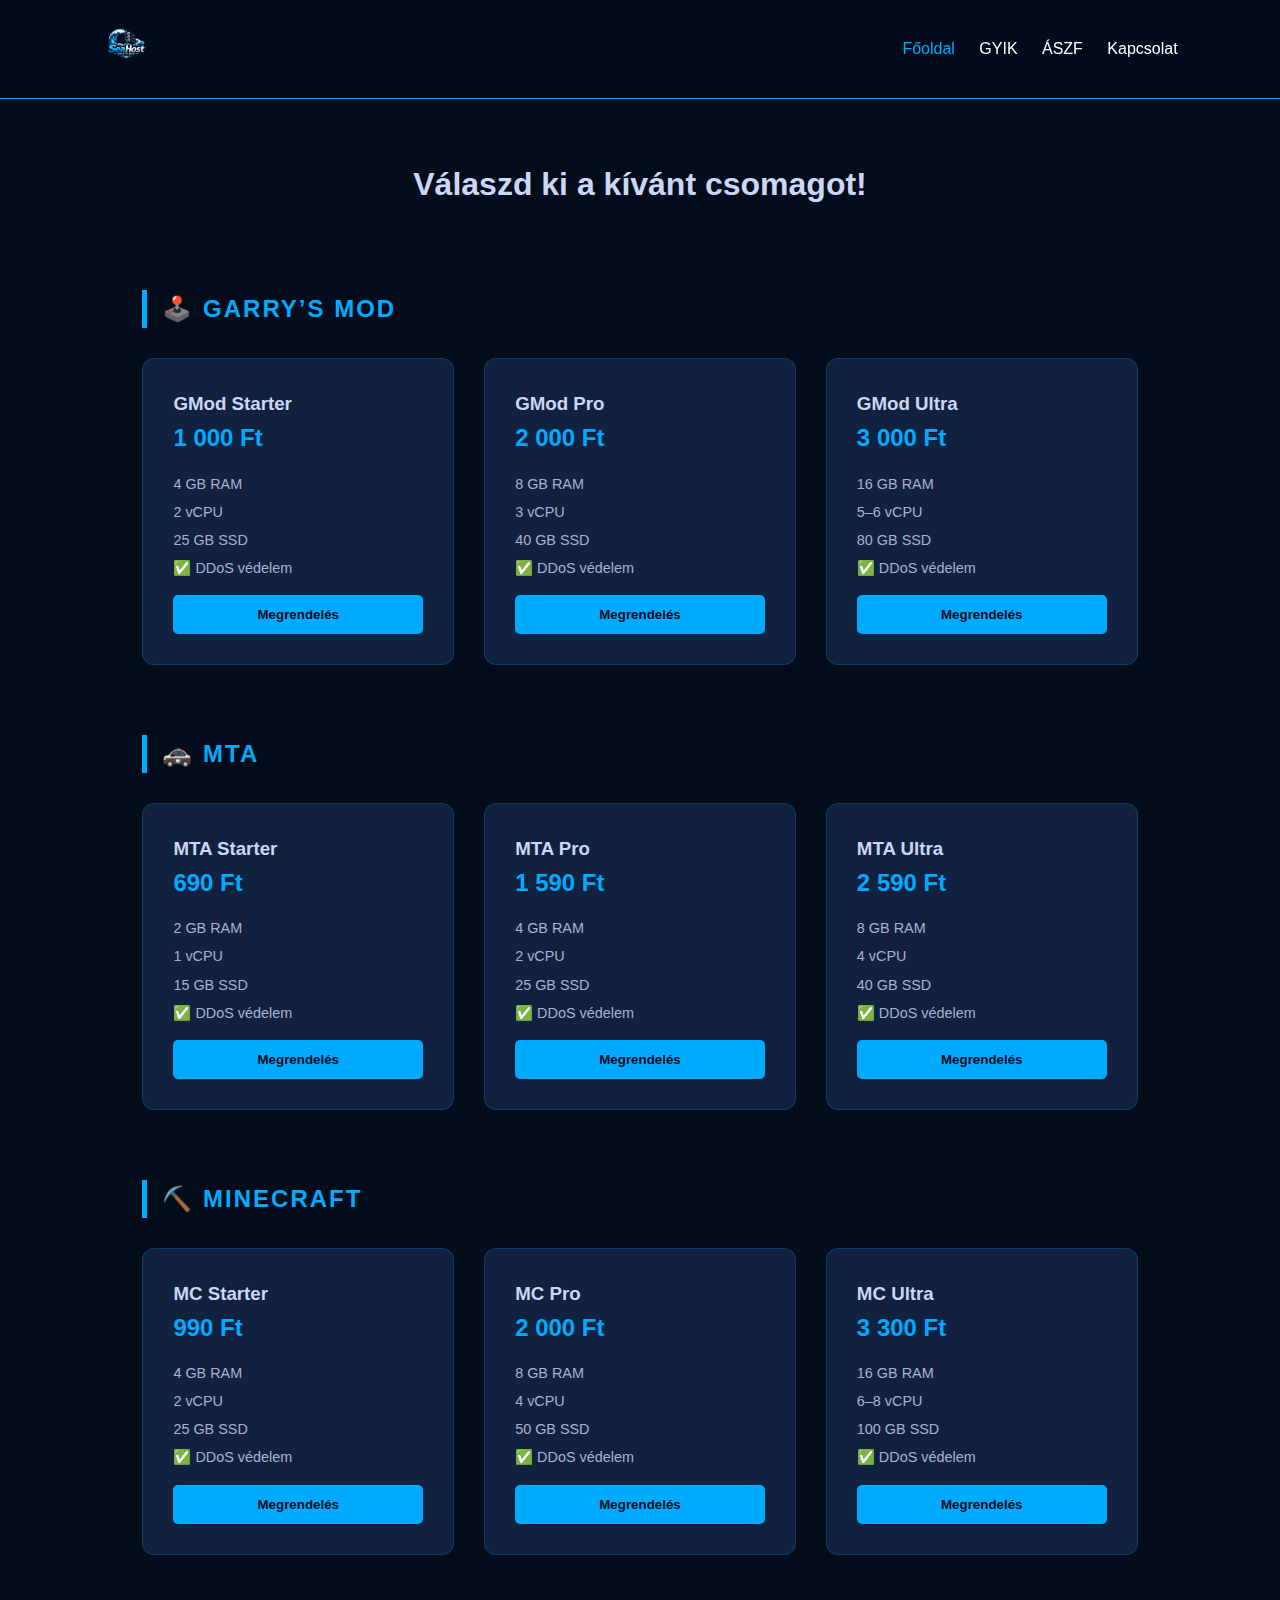
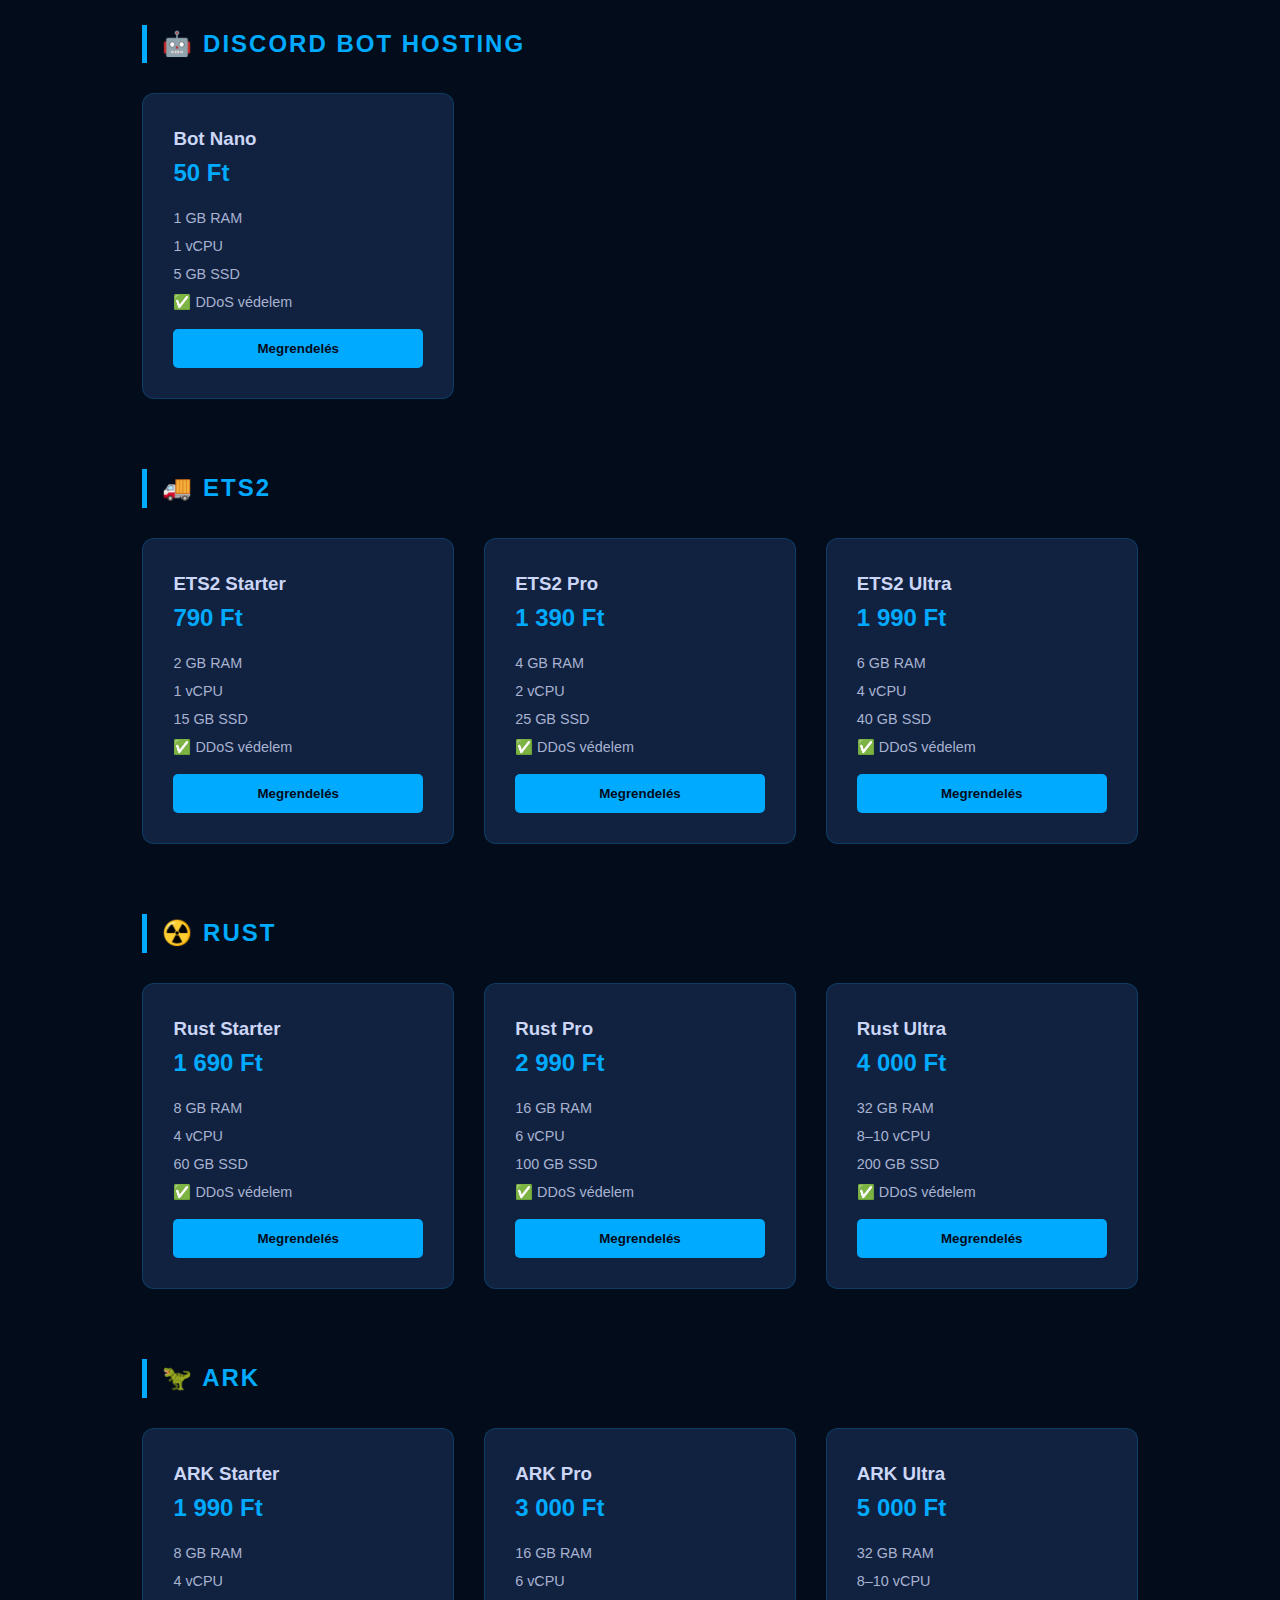
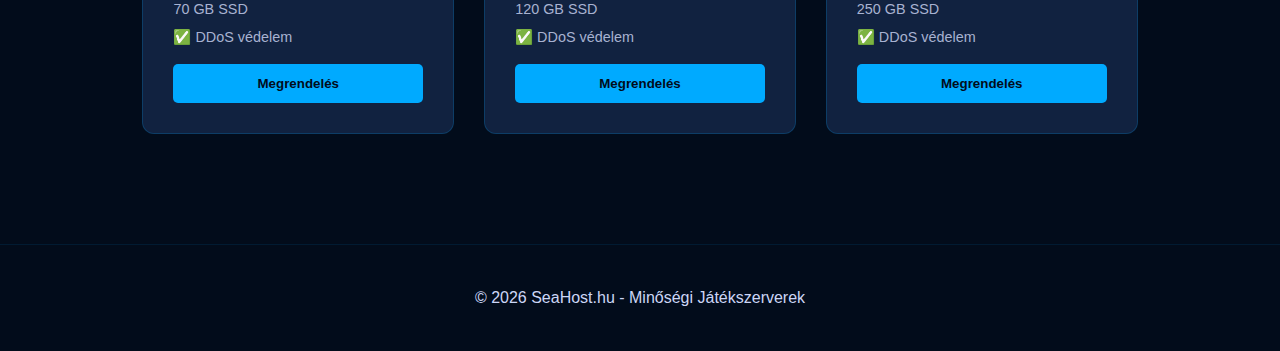
<file: index.html>
<!DOCTYPE html>
<html lang="hu">
<head>
    <meta charset="UTF-8">
    <title>SeaHost - Játékszerver Hosting</title>
    <link rel="stylesheet" href="style.css">
    <link rel="icon" type="image/png" href="image.png">
    <style>
        .category-title { 
            grid-column: 1 / -1; 
            color: var(--primary); 
            border-left: 5px solid var(--primary); 
            padding-left: 15px; 
            margin-top: 40px;
            text-transform: uppercase;
            letter-spacing: 2px;
        }
        .specs { font-size: 0.9rem; margin: 15px 0; list-style: none; color: #a8b2d1; }
        .specs li { margin-bottom: 5px; }
    </style>
</head>
<body>

<header>
    <div class="logo"><img src="image.png"></div>
    <nav>
        <a href="index.html" class="active">Főoldal</a>
        <a href="gyik.html">GYIK</a>
        <a href="aszf.html">ÁSZF</a>
        <a href="contact.html">Kapcsolat</a>
    </nav>
</header>

<main class="container">
    <h1 style="text-align: center;">Válaszd ki a kívánt csomagot!</h1>
    
    <div class="grid">
        
        <h2 class="category-title">🕹️ Garry’s Mod</h2>
        <div class="card">
            <h3>GMod Starter</h3>
            <h2 style="color:var(--primary)">1 000 Ft</h2>
            <ul class="specs"><li>4 GB RAM</li><li>2 vCPU</li><li>25 GB SSD</li><li>✅ DDoS védelem</li></ul>
            <button onclick="order('GMod Starter', '1000')" class="btn">Megrendelés</button>
        </div>
        <div class="card">
            <h3>GMod Pro</h3>
            <h2 style="color:var(--primary)">2 000 Ft</h2>
            <ul class="specs"><li>8 GB RAM</li><li>3 vCPU</li><li>40 GB SSD</li><li>✅ DDoS védelem</li></ul>
            <button onclick="order('GMod Pro', '2000')" class="btn">Megrendelés</button>
        </div>
        <div class="card">
            <h3>GMod Ultra</h3>
            <h2 style="color:var(--primary)">3 000 Ft</h2>
            <ul class="specs"><li>16 GB RAM</li><li>5–6 vCPU</li><li>80 GB SSD</li><li>✅ DDoS védelem</li></ul>
            <button onclick="order('GMod Ultra', '3000')" class="btn">Megrendelés</button>
        </div>

        <h2 class="category-title">🚓 MTA</h2>
        <div class="card">
            <h3>MTA Starter</h3>
            <h2 style="color:var(--primary)">690 Ft</h2>
            <ul class="specs"><li>2 GB RAM</li><li>1 vCPU</li><li>15 GB SSD</li><li>✅ DDoS védelem</li></ul>
            <button onclick="order('MTA Starter', '690')" class="btn">Megrendelés</button>
        </div>
        <div class="card">
            <h3>MTA Pro</h3>
            <h2 style="color:var(--primary)">1 590 Ft</h2>
            <ul class="specs"><li>4 GB RAM</li><li>2 vCPU</li><li>25 GB SSD</li><li>✅ DDoS védelem</li></ul>
            <button onclick="order('MTA Pro', '1590')" class="btn">Megrendelés</button>
        </div>
        <div class="card">
            <h3>MTA Ultra</h3>
            <h2 style="color:var(--primary)">2 590 Ft</h2>
            <ul class="specs"><li>8 GB RAM</li><li>4 vCPU</li><li>40 GB SSD</li><li>✅ DDoS védelem</li></ul>
            <button onclick="order('MTA Ultra', '2590')" class="btn">Megrendelés</button>
        </div>

        <h2 class="category-title">⛏️ Minecraft</h2>
        <div class="card">
            <h3>MC Starter</h3>
            <h2 style="color:var(--primary)">990 Ft</h2>
            <ul class="specs"><li>4 GB RAM</li><li>2 vCPU</li><li>25 GB SSD</li><li>✅ DDoS védelem</li></ul>
            <button onclick="order('MC Starter', '990')" class="btn">Megrendelés</button>
        </div>
        <div class="card">
            <h3>MC Pro</h3>
            <h2 style="color:var(--primary)">2 000 Ft</h2>
            <ul class="specs"><li>8 GB RAM</li><li>4 vCPU</li><li>50 GB SSD</li><li>✅ DDoS védelem</li></ul>
            <button onclick="order('MC Pro', '2000')" class="btn">Megrendelés</button>
        </div>
        <div class="card">
            <h3>MC Ultra</h3>
            <h2 style="color:var(--primary)">3 300 Ft</h2>
            <ul class="specs"><li>16 GB RAM</li><li>6–8 vCPU</li><li>100 GB SSD</li><li>✅ DDoS védelem</li></ul>
            <button onclick="order('MC Ultra', '3300')" class="btn">Megrendelés</button>
        </div>

        <h2 class="category-title">🤖 Discord Bot Hosting</h2>
        <div class="card">
            <h3>Bot Nano</h3>
            <h2 style="color:var(--primary)">50 Ft</h2>
            <ul class="specs"><li>1 GB RAM</li><li>1 vCPU</li><li>5 GB SSD</li><li>✅ DDoS védelem</li></ul>
            <button onclick="order('Bot Nano', '50')" class="btn">Megrendelés</button>
        </div>

        <h2 class="category-title">🚚 ETS2</h2>
        <div class="card">
            <h3>ETS2 Starter</h3>
            <h2 style="color:var(--primary)">790 Ft</h2>
            <ul class="specs"><li>2 GB RAM</li><li>1 vCPU</li><li>15 GB SSD</li><li>✅ DDoS védelem</li></ul>
            <button onclick="order('ETS2 Starter', '790')" class="btn">Megrendelés</button>
        </div>
        <div class="card">
            <h3>ETS2 Pro</h3>
            <h2 style="color:var(--primary)">1 390 Ft</h2>
            <ul class="specs"><li>4 GB RAM</li><li>2 vCPU</li><li>25 GB SSD</li><li>✅ DDoS védelem</li></ul>
            <button onclick="order('ETS2 Pro', '1390')" class="btn">Megrendelés</button>
        </div>
        <div class="card">
            <h3>ETS2 Ultra</h3>
            <h2 style="color:var(--primary)">1 990 Ft</h2>
            <ul class="specs"><li>6 GB RAM</li><li>4 vCPU</li><li>40 GB SSD</li><li>✅ DDoS védelem</li></ul>
            <button onclick="order('ETS2 Ultra', '1990')" class="btn">Megrendelés</button>
        </div>

        <h2 class="category-title">☢️ Rust</h2>
        <div class="card">
            <h3>Rust Starter</h3>
            <h2 style="color:var(--primary)">1 690 Ft</h2>
            <ul class="specs"><li>8 GB RAM</li><li>4 vCPU</li><li>60 GB SSD</li><li>✅ DDoS védelem</li></ul>
            <button onclick="order('Rust Starter', '1690')" class="btn">Megrendelés</button>
        </div>
        <div class="card">
            <h3>Rust Pro</h3>
            <h2 style="color:var(--primary)">2 990 Ft</h2>
            <ul class="specs"><li>16 GB RAM</li><li>6 vCPU</li><li>100 GB SSD</li><li>✅ DDoS védelem</li></ul>
            <button onclick="order('Rust Pro', '2990')" class="btn">Megrendelés</button>
        </div>
        <div class="card">
            <h3>Rust Ultra</h3>
            <h2 style="color:var(--primary)">4 000 Ft</h2>
            <ul class="specs"><li>32 GB RAM</li><li>8–10 vCPU</li><li>200 GB SSD</li><li>✅ DDoS védelem</li></ul>
            <button onclick="order('Rust Ultra', '4000')" class="btn">Megrendelés</button>
        </div>

        <h2 class="category-title">🦖 ARK</h2>
        <div class="card">
            <h3>ARK Starter</h3>
            <h2 style="color:var(--primary)">1 990 Ft</h2>
            <ul class="specs"><li>8 GB RAM</li><li>4 vCPU</li><li>70 GB SSD</li><li>✅ DDoS védelem</li></ul>
            <button onclick="order('ARK Starter', '1990')" class="btn">Megrendelés</button>
        </div>
        <div class="card">
            <h3>ARK Pro</h3>
            <h2 style="color:var(--primary)">3 000 Ft</h2>
            <ul class="specs"><li>16 GB RAM</li><li>6 vCPU</li><li>120 GB SSD</li><li>✅ DDoS védelem</li></ul>
            <button onclick="order('ARK Pro', '3000')" class="btn">Megrendelés</button>
        </div>
        <div class="card">
            <h3>ARK Ultra</h3>
            <h2 style="color:var(--primary)">5 000 Ft</h2>
            <ul class="specs"><li>32 GB RAM</li><li>8–10 vCPU</li><li>250 GB SSD</li><li>✅ DDoS védelem</li></ul>
            <button onclick="order('ARK Ultra', '5000')" class="btn">Megrendelés</button>
        </div>

    </div>
</main>

<footer>
    <p>&copy; 2026 SeaHost.hu - Minőségi Játékszerverek</p>
</footer>

<script>
function order(plan, price) {
    localStorage.setItem('selectedPlan', plan);
    localStorage.setItem('selectedPrice', price);
    window.location.href = 'checkout_view.html';
}
</script>
</body>
</html>
</file>
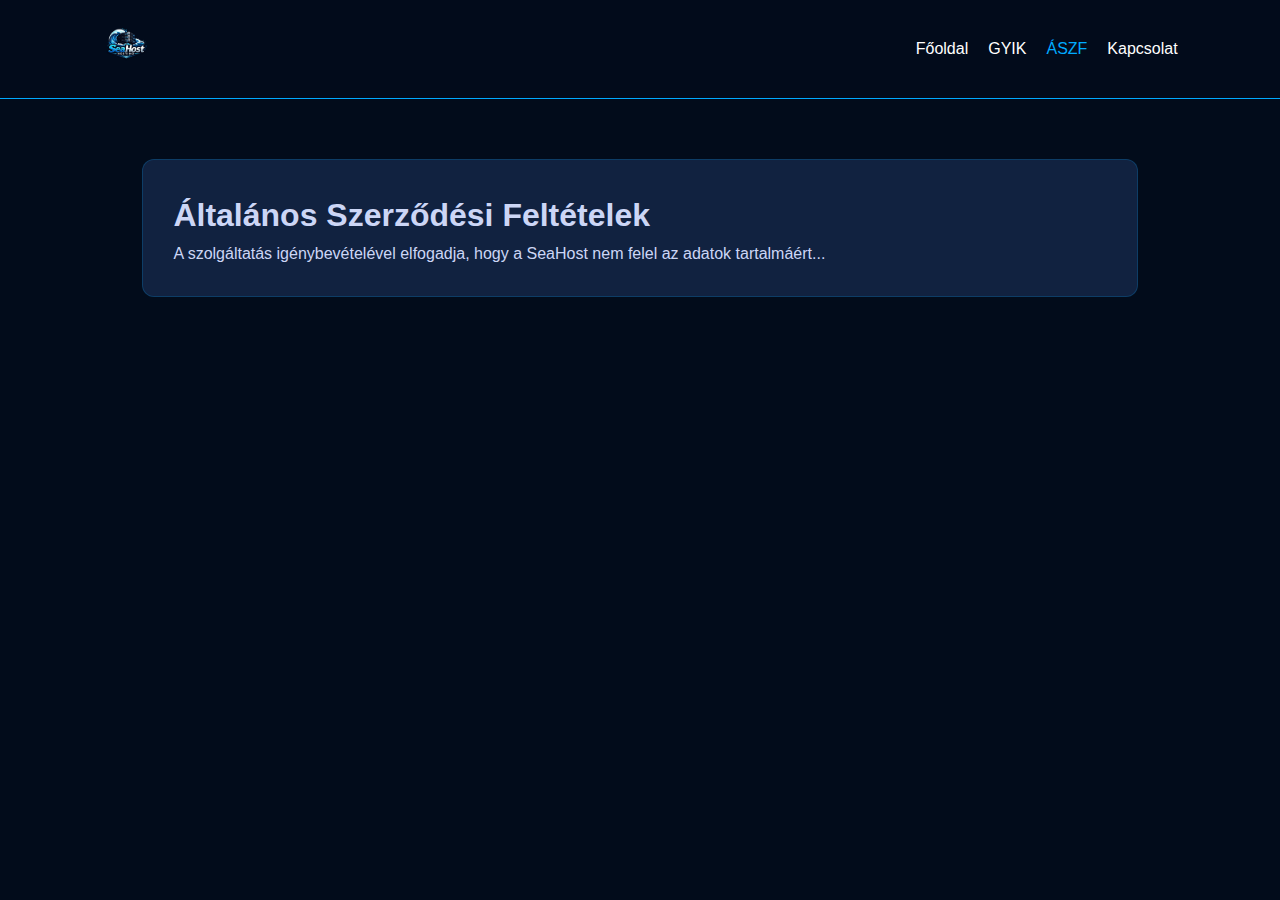
<file: aszf.html>
<!DOCTYPE html>
<html lang="hu">
<head><meta charset="UTF-8"><link rel="stylesheet" href="style.css"><title>ÁSZF</title><link rel="icon" type="image/png" href="image.png"></head>
<body>
<header><div class="logo"><img src="image.png"></div>
<nav><a href="index.html">Főoldal</a><a href="gyik.html">GYIK</a><a href="aszf.html" class="active">ÁSZF</a><a href="contact.html">Kapcsolat</a></nav></header>
<main class="container">
    <div class="card">
        <h1>Általános Szerződési Feltételek</h1>
        <p>A szolgáltatás igénybevételével elfogadja, hogy a SeaHost nem felel az adatok tartalmáért...</p>
    </div>
</main>
</body>
</html>
</file>
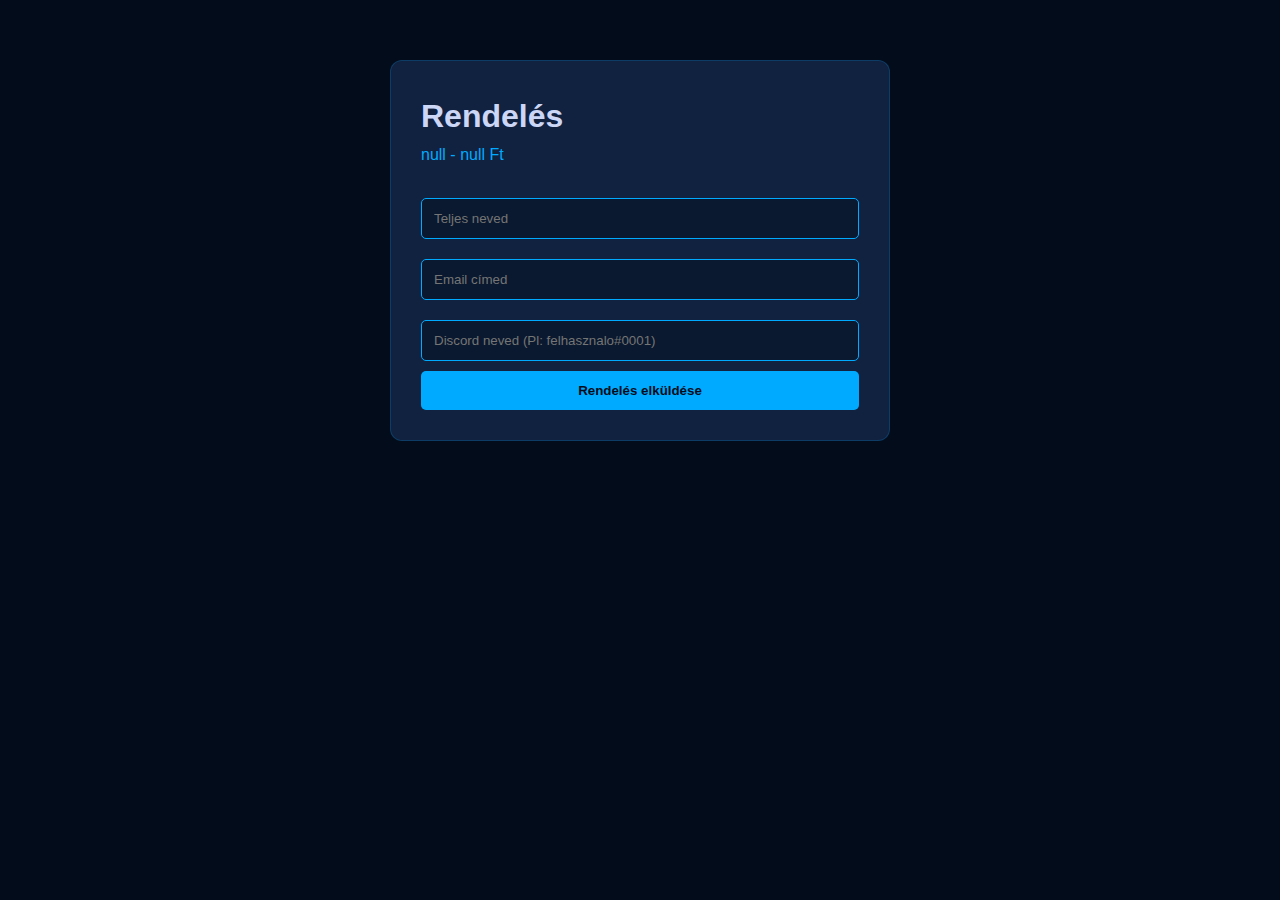
<file: checkout_view.html>
<!DOCTYPE html>
<html lang="hu">
<head>
    <meta charset="UTF-8">
    <link rel="stylesheet" href="style.css">
    <link rel="icon" type="image/png" href="image.png">
    <title>Pénztár - SeaHost</title>
</head>
<body class="content-page">
    <div class="container">
        <div class="card" style="max-width: 500px; margin: auto;">
            <h1>Rendelés</h1>
            <p id="summary" style="color:var(--primary); margin-bottom:20px;"></p>
            <form id="orderForm">
                <input type="text" id="name" required placeholder="Teljes neved">
                <input type="email" id="email" required placeholder="Email címed">
                <input type="text" id="discord" required placeholder="Discord neved (Pl: felhasznalo#0001)">
                <button type="submit" class="btn">Rendelés elküldése</button>
            </form>
        </div>
    </div>

    <script>
        const plan = localStorage.getItem('selectedPlan');
        const price = localStorage.getItem('selectedPrice');
        document.getElementById('summary').innerText = plan + " - " + price + " Ft";

        document.getElementById('orderForm').addEventListener('submit', function(e) {
            e.preventDefault();
            const webhookURL = "https://discord.com/api/webhooks/1463894976550273155/9ECNOlqIvNQZ0ovCwxfgogNQdcFQjRShB0p972r38nfoB4TaViOgHXHoHIui_YID1ToR"; 
            const myUserID = "1463895850311745583"; // <--- IDE AZ ID-D!

            const payload = {
                content: `<@&${myUserID}> 🌊 **ÚJ RENDELÉS ÉRKEZETT!**`,
                embeds: [{
                    title: "SeaHost - Rendelési Adatok",
                    color: 5814783,
                    fields: [
                        { name: "Csomag", value: plan, inline: true },
                        { name: "Ár", value: price + " Ft", inline: true },
                        { name: "Név", value: document.getElementById('name').value },
                        { name: "Email", value: document.getElementById('email').value },
                        { name: "Discord", value: document.getElementById('discord').value }
                    ],
                    timestamp: new Date()
                }]
            };

            fetch(webhookURL, {
                method: 'POST',
                headers: { 'Content-Type': 'application/json' },
                body: JSON.stringify(payload)
            }).then(() => {
                alert("Sikeres rendelés! Hamarosan keresünk Discordon.");
                window.location.href = "index.html";
            });
        });
    </script>
</body>
</html>
</file>
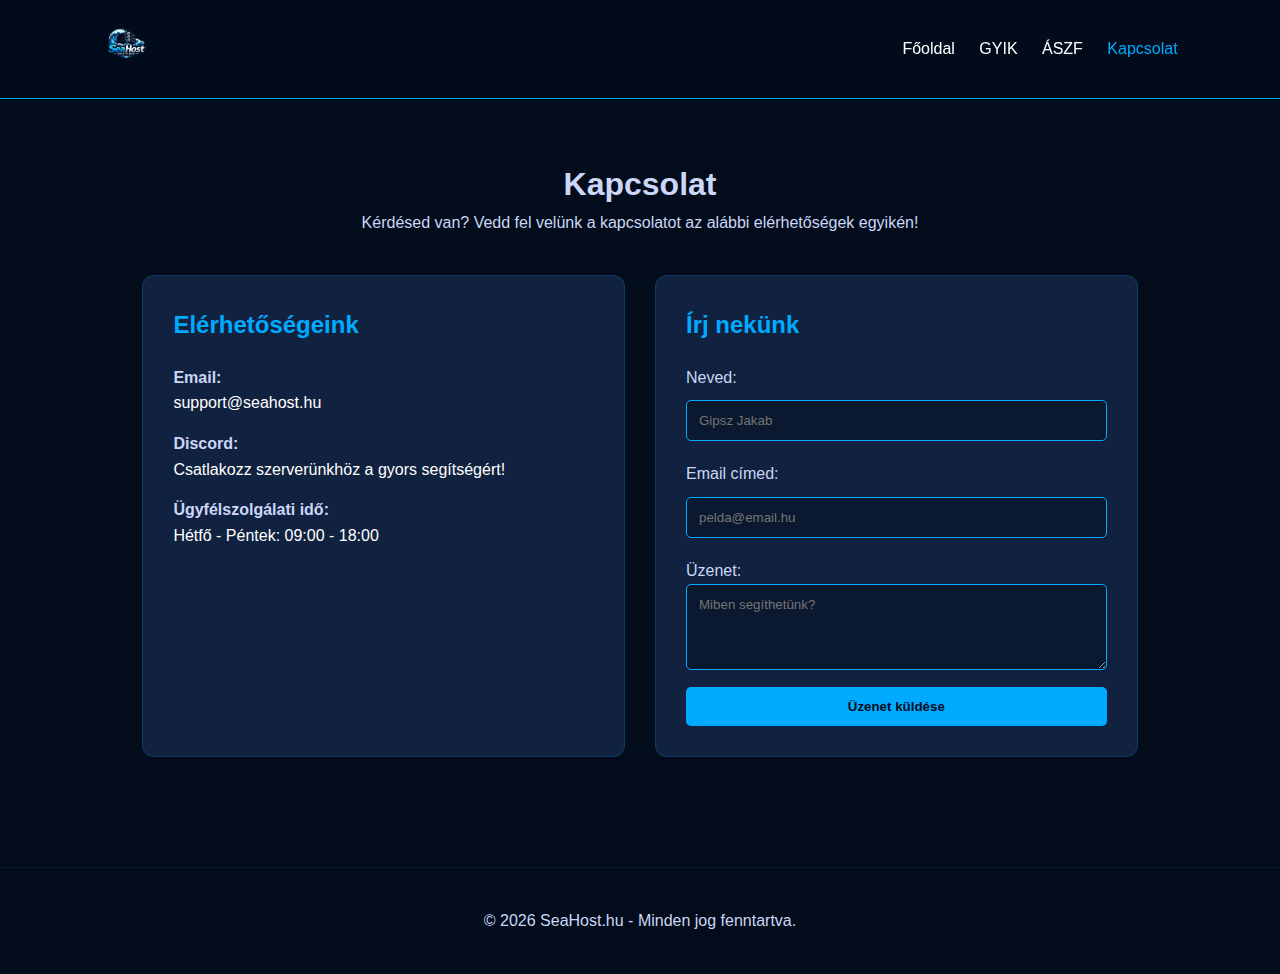
<file: contact.html>
<!DOCTYPE html>
<html lang="hu">
<head>
    <meta charset="UTF-8">
    <meta name="viewport" content="width=device-width, initial-scale=1.0">
    <title>Kapcsolat - SeaHost</title>
    <link rel="stylesheet" href="style.css">
    <link rel="icon" type="image/png" href="image.png">
</head>
<body>

<header>
    <div class="logo">
        <a href="index.html"><img src="image.png" alt="SeaHost Logo"></a>
    </div>
    <nav>
        <a href="index.html">Főoldal</a>
        <a href="gyik.html">GYIK</a>
        <a href="aszf.html">ÁSZF</a>
        <a href="contact.html" class="active">Kapcsolat</a>
    </nav>
</header>

<main class="container">
    <h1 style="text-align: center;">Kapcsolat</h1>
    <p style="text-align: center; margin-bottom: 40px;">Kérdésed van? Vedd fel velünk a kapcsolatot az alábbi elérhetőségek egyikén!</p>

    <div class="grid">
        <div class="card">
            <h2 style="color: var(--primary); font-size: 1.5rem; margin-bottom: 20px;">Elérhetőségeink</h2>
            <div style="margin-bottom: 15px;">
                <strong>Email:</strong><br>
                <span style="color: var(--white);">support@seahost.hu</span>
            </div>
            <div style="margin-bottom: 15px;">
                <strong>Discord:</strong><br>
                <span style="color: var(--white);">Csatlakozz szerverünkhöz a gyors segítségért!</span>
            </div>
            <div style="margin-bottom: 15px;">
                <strong>Ügyfélszolgálati idő:</strong><br>
                <span style="color: var(--white);">Hétfő - Péntek: 09:00 - 18:00</span>
            </div>
        </div>

        <div class="card">
            <h2 style="color: var(--primary); font-size: 1.5rem; margin-bottom: 20px;">Írj nekünk</h2>
            <form action="#">
                <div style="margin-bottom: 10px;">
                    <label for="c-name">Neved:</label>
                    <input type="text" id="c-name" placeholder="Gipsz Jakab" required>
                </div>
                <div style="margin-bottom: 10px;">
                    <label for="c-email">Email címed:</label>
                    <input type="email" id="c-email" placeholder="pelda@email.hu" required>
                </div>
                <div style="margin-bottom: 10px;">
                    <label for="c-msg">Üzenet:</label>
                    <textarea id="c-msg" style="width: 100%; padding: 12px; background: #0a192f; border: 1px solid var(--primary); color: white; border-radius: 5px;" rows="4" placeholder="Miben segíthetünk?"></textarea>
                </div>
                <button type="button" class="btn" onclick="alert('Köszönjük! Az üzenetedet rögzítettük, hamarosan válaszolunk.')">Üzenet küldése</button>
            </form>
        </div>
    </div>
</main>

<footer>
    <p>&copy; 2026 SeaHost.hu - Minden jog fenntartva.</p>
</footer>

</body>
</html>
</file>
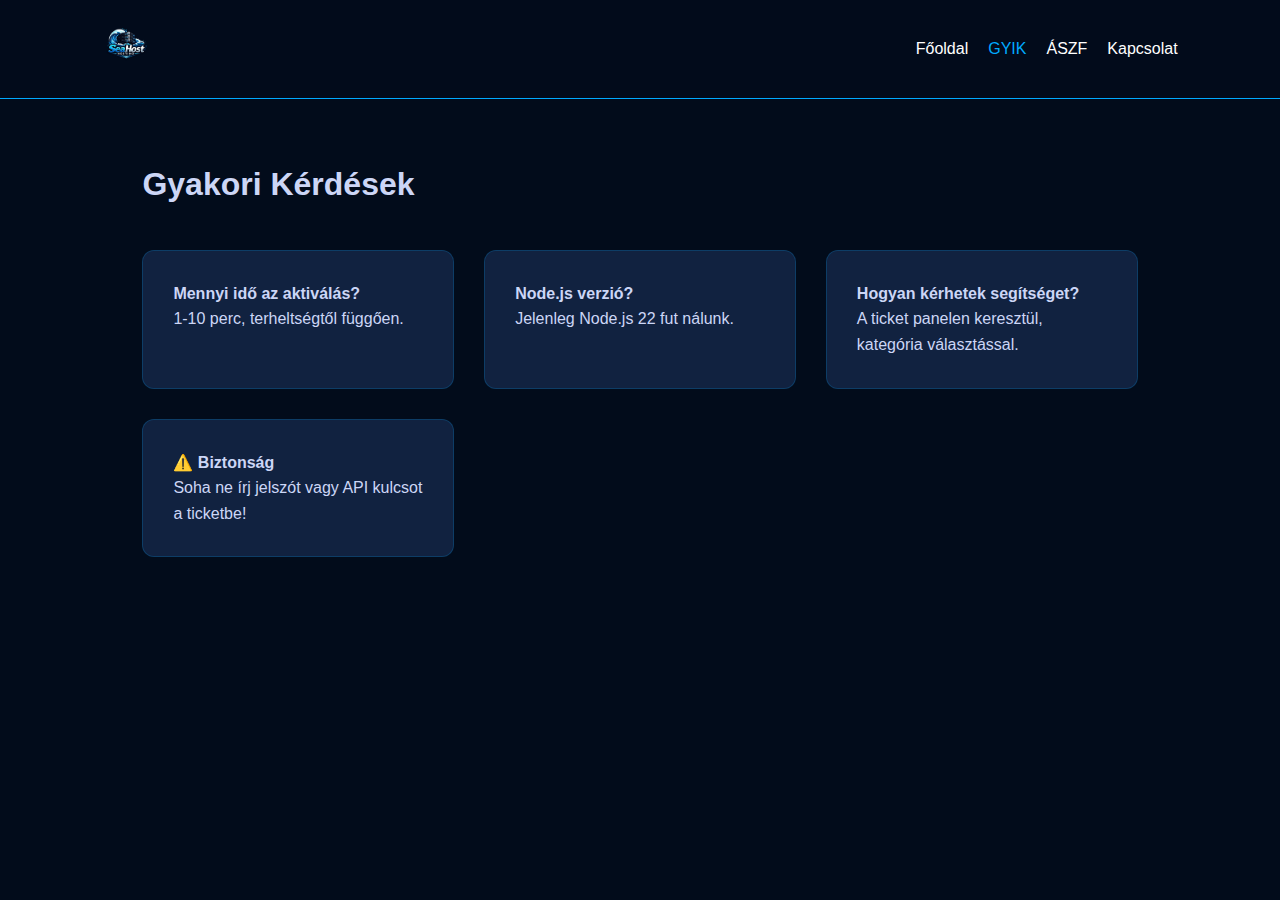
<file: gyik.html>
<!DOCTYPE html>
<html lang="hu">
<head>
    <meta charset="UTF-8">
    <link rel="stylesheet" href="style.css">
    <link rel="icon" type="image/png" href="image.png">
    <title>GYIK - SeaHost</title>
</head>
<body>
<header>
    <div class="logo"><img src="image.png"></div>
    <nav><a href="index.html">Főoldal</a><a href="gyik.html" class="active">GYIK</a><a href="aszf.html">ÁSZF</a><a href="contact.html">Kapcsolat</a></nav>
</header>
<main class="container">
    <h1>Gyakori Kérdések</h1>
    <div class="grid">
        <div class="card"><h4>Mennyi idő az aktiválás?</h4><p>1-10 perc, terheltségtől függően.</p></div>
        <div class="card"><h4>Node.js verzió?</h4><p>Jelenleg Node.js 22 fut nálunk.</p></div>
        <div class="card"><h4>Hogyan kérhetek segítséget?</h4><p>A ticket panelen keresztül, kategória választással.</p></div>
        <div class="card"><h4>⚠️ Biztonság</h4><p>Soha ne írj jelszót vagy API kulcsot a ticketbe!</p></div>
    </div>
</main>
</body>
</html>
</file>
<file: style.css>
:root {
    --primary: #00aaff;
    --dark-bg: #020c1b;
    --card-bg: #112240;
    --text: #ccd6f6;
    --white: #ffffff;
}

* { box-sizing: border-box; margin: 0; padding: 0; font-family: 'Segoe UI', sans-serif; }
body { background-color: var(--dark-bg); color: var(--text); line-height: 1.6; }

header {
    display: flex; justify-content: space-between; align-items: center;
    padding: 20px 8%; background: rgba(2, 12, 27, 0.95);
    position: sticky; top: 0; z-index: 1000; border-bottom: 1px solid var(--primary);
}

.logo img { height: 50px; }
nav a { text-decoration: none; color: var(--white); margin-left: 20px; transition: 0.3s; }
nav a:hover, nav a.active { color: var(--primary); }

.container { padding: 60px 8%; max-width: 1200px; margin: auto; }
.grid { display: grid; grid-template-columns: repeat(auto-fit, minmax(300px, 1fr)); gap: 30px; margin-top: 40px; }
.card { background: var(--card-bg); padding: 30px; border-radius: 12px; border: 1px solid rgba(0, 170, 255, 0.2); }

.btn { 
    display: inline-block; background: var(--primary); color: var(--dark-bg); 
    padding: 12px 25px; border-radius: 5px; text-decoration: none; font-weight: bold; 
    border: none; cursor: pointer; width: 100%; text-align: center;
}

input { width: 100%; padding: 12px; margin: 10px 0; background: #0a192f; border: 1px solid var(--primary); color: white; border-radius: 5px; }
footer { text-align: center; padding: 40px; border-top: 1px solid rgba(0, 170, 255, 0.1); margin-top: 50px; }
</file>
